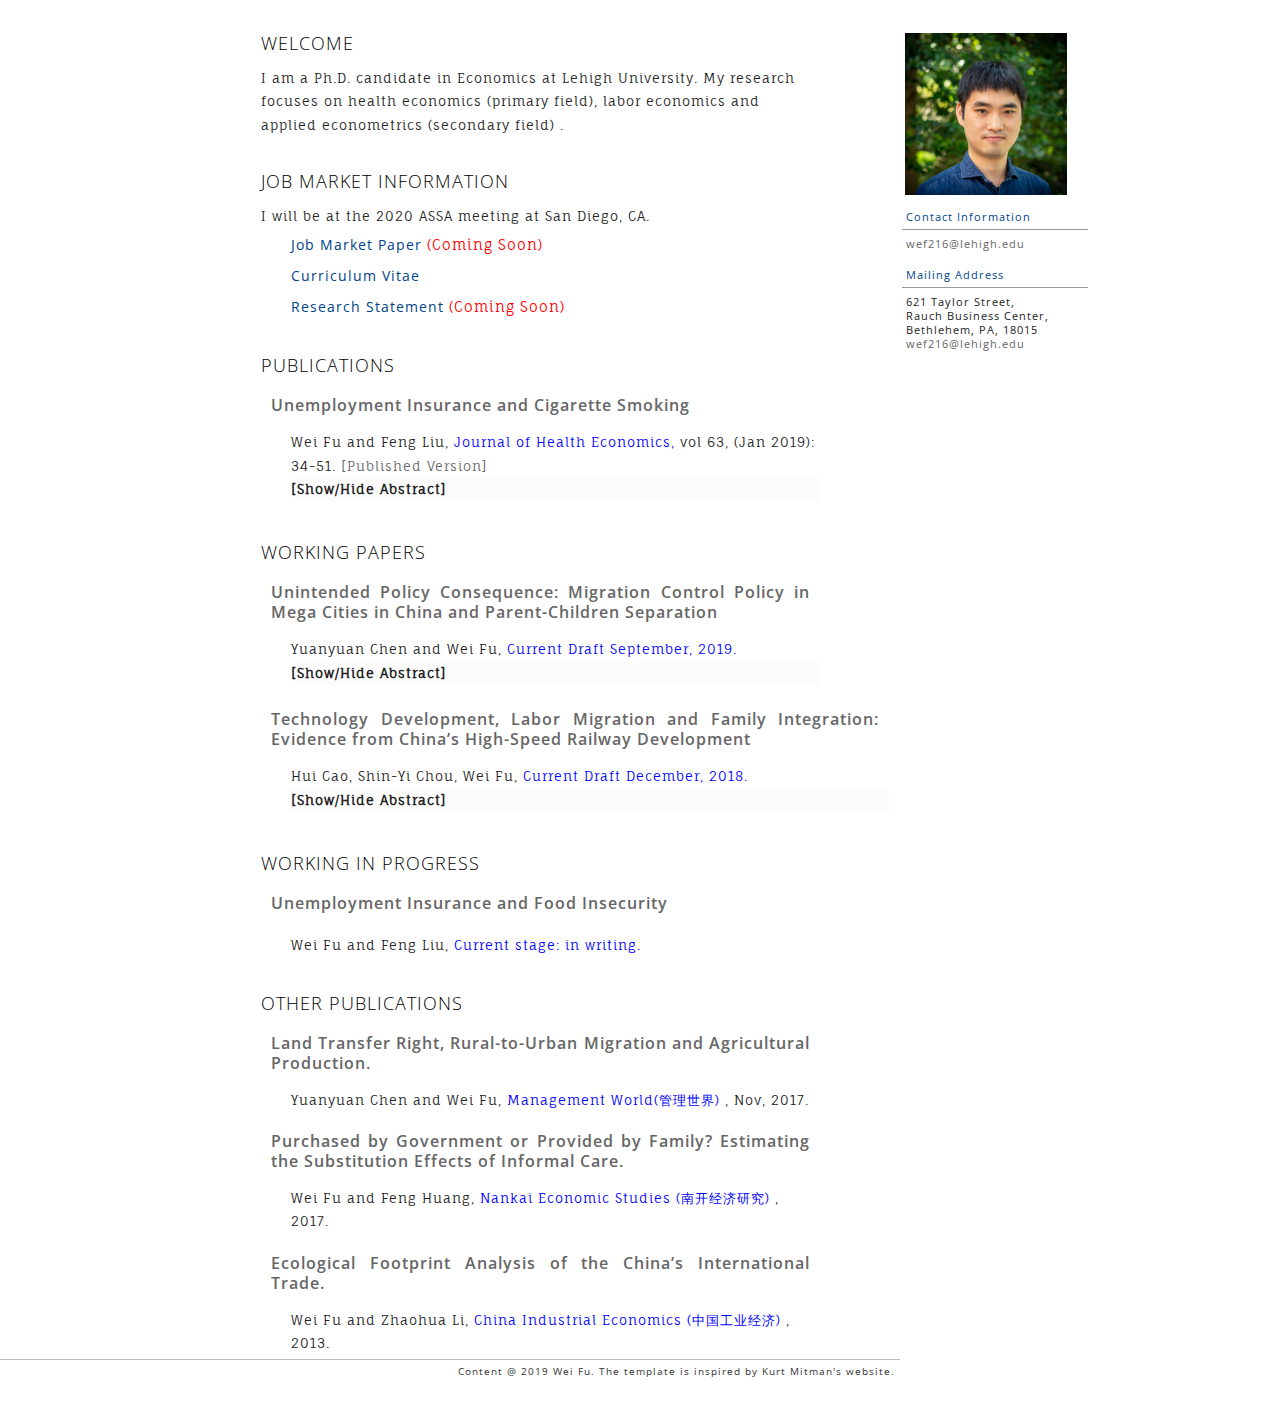
<file: index.html>
<!DOCTYPE html>
<html lang="en">
   <head>
      <meta charset="utf-8">
      <meta http-equiv="X-UA-Compatible" content="IE=edge">
      <meta name="viewport" content="width=device-width, initial-scale=1">
      <meta name="description" content="Wei Fu, University of Pennsylvania">
      <meta name="author" content="">
      <title>Wei Fu</title>
      <!-- Css -->
      <link href="css/bootstrap.css" rel="stylesheet">
      <link href="css/style.css" rel="stylesheet">
   </head>





   <body>
      
      <div id="central">
                
               
                <div class="nav-content hideNav hidden">
               <ul class="nav-list vcenter">
                  <li class="nav-item"><a class="item-anchor" href="index.html">Home</a></li>
                  <li class="nav-item"><a class="item-anchor" href="research.html">Research</a></li>
                  <li class="nav-item"><a class="item-anchor" href="teaching.html">Teaching</a></li>
                  <li class="nav-item"><a class="item-anchor" href="contact.html">Contact</a></li>
                  <li class="nav-item"><a class="item-anchor" href="portfolio.html">Gallary</a></li>  
               </ul>
            </div>

            
   
           
                     <div id="navigation">
                           
                           <div style = "margin: 3px">
                           <img src="img/Wei_Fu.jpg" style = "max-width: 90%; max-height: 90%" alt="Slide"> 
                           </div>
                           
                           <div class="navtitle">Contact Information</div>
                           
                           <div class="navinfo"> 
                                 <a href="mailto:wef216@lehigh.edu">wef216@lehigh.edu </a>  
                           </div>

                           <div class="navtitle">Mailing Address </div>
                           
                           <div class="navinfo"> 
                              621 Taylor Street, <br>
                              Rauch Business Center, <br>
                              Bethlehem, PA, 18015 <br>
                              <a href="mailto:wef216@lehigh.edu">wef216@lehigh.edu </a>  
                           </div>
                          
                     </div>


                     <div id = "main">

                        <!-- Welcome -->
                        <div class = "section">
                        <h3>WELCOME </h3>
                        <div style="font-size:13px;">
                           I am a Ph.D. candidate in Economics at Lehigh University. 
                           My research focuses on health economics <span style = "font-size: 10pt">(primary field), </span> labor economics and applied econometrics <span style = "font-size: 10pt">(secondary field) </span>. 
                        </div>  
                        </div>
                       
                        
                        <!-- Material Update -->
                        <div class="section"> 
                              <h3> JOB MARKET INFORMATION</h3>
                              <div style="font-size:13px;"> I will be at the 2020 ASSA meeting at San Diego, CA.</div> 
                              <div style="padding-left:30px;padding-bottom:3px;margin-top:3px;font-size:14px;">
                                    <a class="format" href="" target="_blank"> Job Market Paper </a> <font color = "red">(Coming Soon)</font> 
                              </div>
                              <div style="padding-left:30px;padding-bottom:3px;margin-top:3px;font-size:14px;">
                                 <a class="format" href="img/cv_2019.pdf" target="_blank">
                                    Curriculum Vitae</a> 
                              </div>   
                              <div style="padding-left:30px;padding-bottom:3px;margin-top:3px;font-size:14px;">
                                 <a class="format" href="" target="_blank">
                                 Research Statement</a>   <font color = "red">(Coming Soon)</font> 
                              </div>
                        </div>


                        <!-- Uncoming Activities-->


                        <!-- Pubulications-->
                        <div class="section">
                         <h3>PUBLICATIONS</h3>  
                        <p style="font-weight:600;"> Unemployment Insurance and Cigarette Smoking </p>
                        <div style="padding-left:30px;padding-bottom:3px;margin-top:3px;font-size:13px;">
                              Wei Fu and Feng Liu,
                           <font color="blue"> Journal of Health Economics,</font>  vol 63, (Jan 2019): 34-51.
                            <a href="https://www.sciencedirect.com/science/article/pii/S0167629618300560" target= "_blank">[Published Version] </a>
                         <label class="collapse" for="_1">[Show/Hide Abstract]</label> 
                         <input id="_1" type="checkbox"> 
                         
                         <div style = "text-align: justify"> We provide evidence for the causal relationship between unemployment insurance (UI) and individuals’ smoking behavior using the 1995–2011 Current Population Survey-Tobacco Use Supplement data. Our identification relies on the exploitation of the exogenous variations of the maximum UI weekly benefits across states and over years. Instead of focusing on all unemployed people, we concentrate on those who are eligible for UI benefits. We find that when the maximum UI weekly benefit level increases by $100, smoking cessation increases by approximately 2.9 percentage points among the UI-eligible unemployed. The results are robust to various model specifications. We also explore the mechanism and find suggestive evidence that the increase in the maximum UI weekly benefit leads to a decrease in the probability of over-work of the respective spouse. Moreover, the unemployed who are less educated are more responsive to the increasing UI benefits.  
                              <div class="row maginal-top-45">
                                    <div class="col-md-6">
                                       <img  src="img/UI-Fig-1.png" style = "max-width: 100%; max-height: 100%" />
                                    </div>
                                    <div class="col-md-6">
                                       <img  src="img/UI-Fig-2.png" style = "max-width: 100%; max-height: 100%" />
                                    </div>
                              </div>
                           </div>

                        </div>
                        </div> 


                         <!-- WORKING PAPERS-->
                         <div class = "section">
                              <h3>WORKING PAPERS</h3> 
                              <!-- Working paper 1--> 
                             <p style="font-weight:600;"> Unintended Policy Consequence: Migration Control Policy in Mega Cities in China and Parent-Children Separation  </p>
                             <div style="padding-left:30px;padding-bottom:3px;margin-top:3px;font-size:13px;">
                                   Yuanyuan Chen and Wei Fu,
                                <font color="blue"> Current Draft September, 2019.</font> 
                              <label class="collapse" for="_2">[Show/Hide Abstract]</label> 
                              <input id="_2" type="checkbox"> 
                              <div style = "text-align: justify"> 
                               Large cities in China have started to implement population control policies since 2014. Using difference-in-difference estimation with the data of the Chinese Migrant Dynamic Monitoring Survey from 2011 to 2015, we find that increase in the population control enforcement in large cities causes children of rural to urban migrant workers who work in these cities to be more likely left behind. The effect is robust to alternative measures of population control enforcement intensification, to the definition of children left behind, as well as to some identification tests accounting for the pre-existing trend tests and the self-selection of parent migration choice. This impact is primarily driven by increasing the education enrollment requirement in 2014 in large cities and is more pronounced for families with lower social-economic status and children at school entrance age.     
                              
                                    <div class="row maginal-top-45">
                                       <div class="col-md-6">
                                          <img  src="img/Migrant-pattern.png" style = "max-width: 100%; max-height: 100%" />
                                        </div>
                                        <div class="col-md-6">
                                           <img  src="img/Migrant-DD.png" style = "max-width: 100%; max-height: 100%" />
                                       </div>
                                    </div>
                              </div>
                             </div>
                         </div> 
     
                        
                        
                         <!-- Working paper 2-->
                             <p  style="font-weight:600;">  Technology Development, Labor Migration and Family Integration: Evidence from China’s High-Speed Railway Development
                              </p>
                             <div style="padding-left:30px;padding-bottom:3px;margin-top:3px;font-size:13px;">
                                 Hui Cao, Shin-Yi Chou, Wei Fu, 
                                <font color="blue"> Current Draft December, 2018.</font> 
                              <label class="collapse" for="_3">[Show/Hide Abstract]</label> 
                              <input id="_3" type="checkbox"> 
                              <div style = "text-align: justify"> 
                                    As radical High-Speed Railway (HSR) network has been constructing since 2008, the ultra-city transportation cost drops significantly. In this paper, we investigate how the development in transportation technology changes adult children’s job allocation decision as well as the family integration. Drawn on the China Longitudinal Healthy Longevity Survey, we construct a Difference-in-Difference model utilizing the timing variation of the city’s first HSR station open date. We find that the HSR connection contributes to approximately 2.8% increase in the probability of children’s frequently visiting elder parent, and also increase the probability of children’s work outside their parent’s county by 30%. These findings show that the development in transportation technology expand an individual’s job options and substantially changes the family dynamics.                     </h4>   
                                 </div>
                             </div>



                         <!-- WORKING IN PROGRESS-->
                        <div class = "section">
                              <h3>WORKING IN PROGRESS</h3>  
                             <p style="font-weight:600;"> Unemployment Insurance and Food Insecurity </p>
                             <span style="padding-left:30px;padding-bottom:3px;margin-top:3px;font-size:13px;">
                                   Wei Fu and Feng Liu, <font color="blue"> Current stage: in writing. </font>
                             </span>
                        </div> 
                           
                        
                        
                        
                        <!-- Other Pubulications-->
                           <div class = "section">
                              <h3>OTHER PUBLICATIONS</h3>  
                              <p  style="font-weight:600;"> Land Transfer Right, Rural-to-Urban Migration and Agricultural Production. </p>
                              <div style="padding-left:30px;padding-bottom:3px;margin-top:3px;font-size:13px;">
                                    Yuanyuan Chen and Wei Fu, <font color="blue"> Management World(管理世界) </font>, Nov, 2017.
                              </div>

                              <p  style="font-weight:600;"> 
                                    Purchased by Government or Provided by Family? Estimating the Substitution Effects of Informal Care. 
                               <div style="padding-left:30px;padding-bottom:3px;margin-top:3px;font-size:13px;">
                                    Wei Fu and Feng Huang, <font color="blue"> Nankai Economic Studies (南开经济研究) </font>, 2017.  
                               </div>

                              <p  style="font-weight:600;"> 
                                    Ecological Footprint Analysis of the China’s International Trade. 
                                 <div style="padding-left:30px;padding-bottom:3px;margin-top:3px;font-size:13px;">
                                    Wei Fu and Zhaohua Li, <font color="blue"> China Industrial Economics (中国工业经济) </font>, 2013.   
                              </div>


                        </div> 
                           
                        
                        
                        
                        
                        </div>

                     </div>
                  

                    <div id="lower">
                    <div style = "float:right">
                     Content @ 2019 Wei Fu. The template is inspired by Kurt Mitman's website.
                   </div>
                  </div> 

                  </div>       

         
            

        

   
   
      <!-- script -->
      <script src="js/jquery.js"></script>
      <script src="js/bootstrap.min.js"></script>
      <script src="js/modernizr.js"></script>
      <script src="js/script.js"></script>
   </body>
</html>
</file>
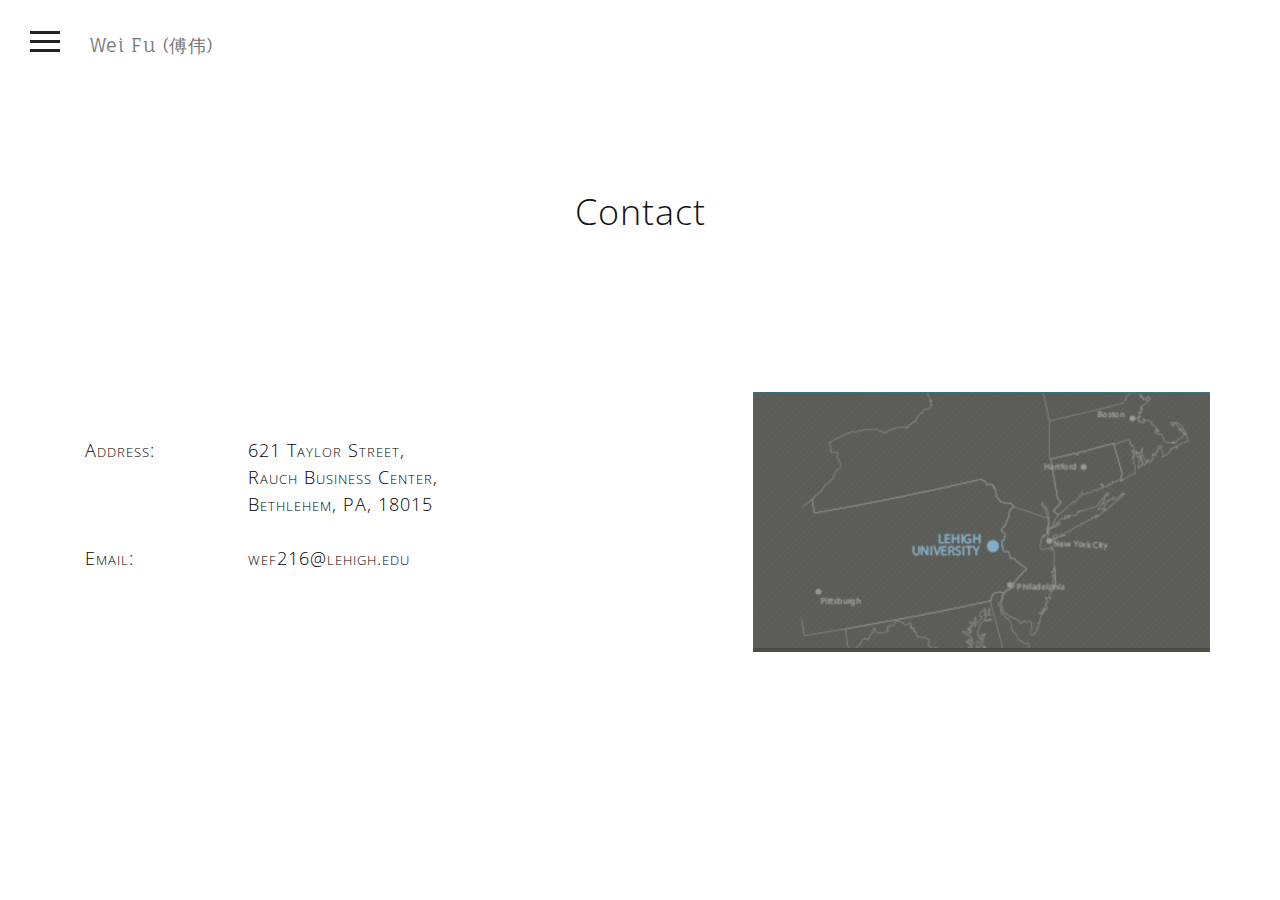
<file: contact.html>
<!DOCTYPE html>
<html lang="en">
   <head>
      <meta charset="utf-8">
      <meta http-equiv="X-UA-Compatible" content="IE=edge">
      <meta name="viewport" content="width=device-width, initial-scale=1">
      <meta name="description" content="">
      <meta name="author" content="">
      <title>Wei Fu</title>
      <!-- Css -->
      <link href="css/bootstrap.css" rel="stylesheet">
      <link href="css/style.css" rel="stylesheet">
   </head>
   <body>
      <nav class="navbar navbar-default color-fill navbar-fixed-top">
         <div class="col-md-12">
            <div class="nav">
               <button class="btn-nav">
               <span class="icon-bar top"></span>
               <span class="icon-bar middle"></span>
               <span class="icon-bar bottom"></span>
               </button>
            </div>
            <a class="navbar-brand" href="index.html">
                Wei Fu (傅伟)
            <!-- <img class="logo" src="img/logo.png" alt="logo"> -->
            </a>
            <div class="nav-content hideNav hidden">
               <ul class="nav-list vcenter">
                  <li class="nav-item"><a class="item-anchor" href="index.html">Home</a></li>
                  <li class="nav-item"><a class="item-anchor" href="research.html">Research</a></li>
                  <li class="nav-item"><a class="item-anchor" href="teaching.html">Teaching</a></li>
                  <li class="nav-item"><a class="item-anchor" href="contact.html">Contact</a></li>
                  <li class="nav-item"><a class="item-anchor" href="portfolio.html">Gallary</a></li>                     
               </ul>
            </div>
         </div>
      </nav>
      <section>
         <div class="container">
            <div class="row">
               <div class="col-md-12">
                  <h1 class = "center">
                     Contact 
                  </h1>   
                 
                  <div class="row margin-top-45">
                        <div class="col-xs-7">
                           <br> <br> <br>
                           <h3> 
                                 <div class="col-xs-3">
                                 Address:
                                 </div>
                                 <div class="col-xs-7">
                                       621 Taylor Street, <br>
                                       Rauch Business Center, <br>
                                       Bethlehem, PA, 18015 <br>
                                       <br>
                                 </div>   

                                 <div class="col-xs-3">
                                 Email:
                                       </div>
                                       <div class="col-xs-6">
                                             wef216@lehigh.edu
                                       </div>   
                                    </h3>   
                           
                           </div> 
                        <div class="col-xs-5">
                         <img class="img-responsive margin-top-45" src="img/lehigh_map.png" alt="me"> 
                        </div>
                     </div>    
                  </h1>     
                 <!--  <h4><a href="mailto:hello@echoestemplate.com">hello@echoestemplate.com</a></h4> -->
               </div>
            </div>

         </div>
         </div>


      </section>
      <!-- script -->
      <script src="js/jquery.js"></script>
      <script src="js/bootstrap.min.js"></script>
      <script src="js/modernizr.js"></script>
      <script src="js/script.js"></script>
   </body>
</html>
</file>
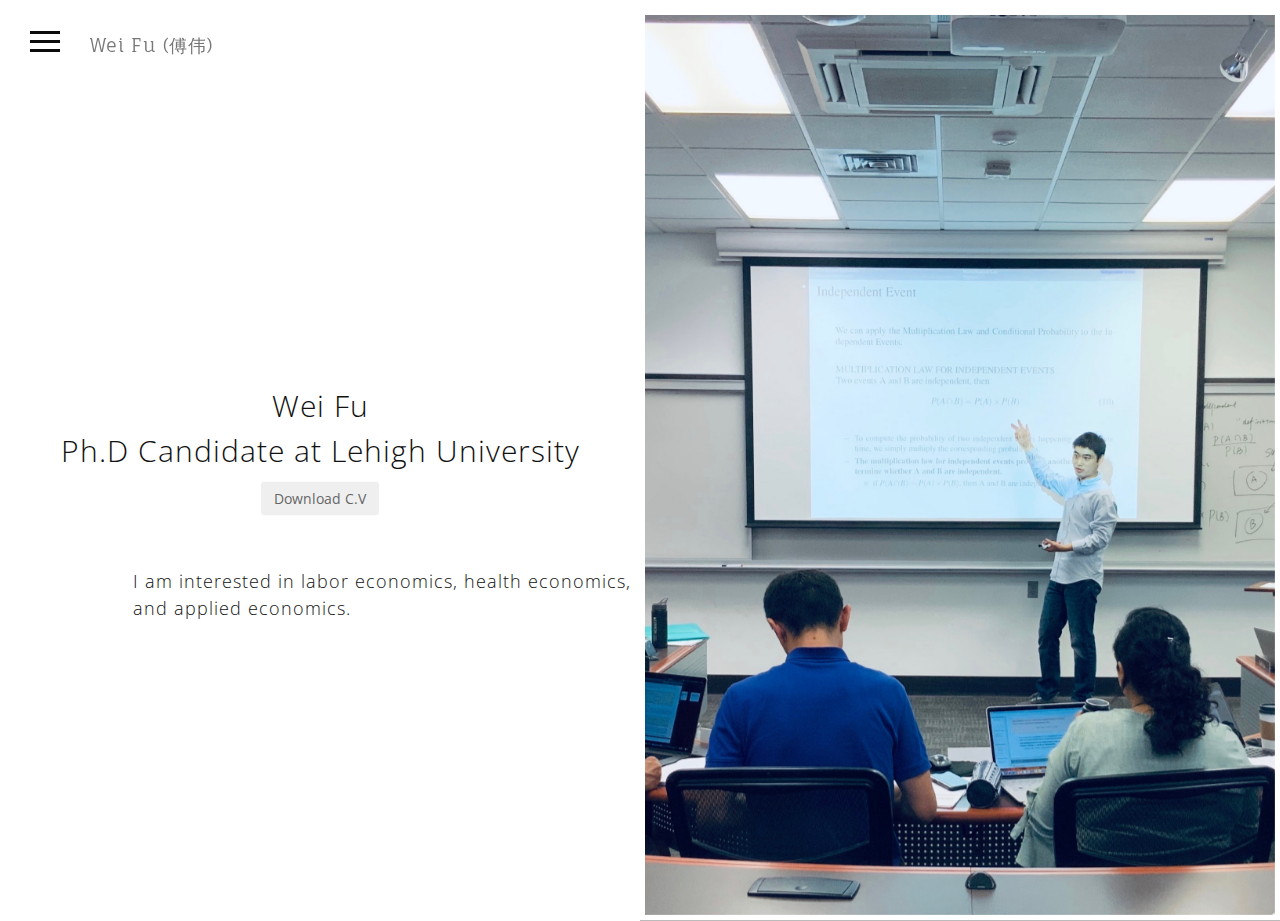
<file: index2.html>
<!DOCTYPE html>
<html lang="en" class ="gr__wef216_github_io">
   <head>
      <meta charset="utf-8">
      <meta title="Wei Fu (傅伟)">
      <meta http-equiv="X-UA-Compatible" content="IE=edge">
      <meta name="viewport" content="width=device-width, initial-scale=1">
      <meta name="description" content="Wei Fu Personal Website at Lehigh University">
      <meta name="author" content="Wei Fu, Lehigh University">
      <title>Wei Fu</title>
      <!-- Css -->
      <link href="css/bootstrap.css" rel="stylesheet">
      <link href="css/style.css" rel="stylesheet">
   </head>
   <body>
      <nav class="navbar navbar-default navbar-fixed-top">
         <div class="col-md-12">
            <div class="nav">
               <button class="btn-nav">
               <span class="icon-bar inverted top"></span>
               <span class="icon-bar inverted middle"></span>
               <span class="icon-bar inverted bottom"></span>
               </button>
            </div>
            <a class="navbar-brand" href="index.html">
               Wei Fu (傅伟)
            <!-- <img class="logo" src="img/logo.png" alt="logo"> -->
            </a>
            <div class="nav-content hideNav hidden">
               <ul class="nav-list vcenter">
                  <li class="nav-item"><a class="item-anchor" href="index.html">Home</a></li>
                  <li class="nav-item"><a class="item-anchor" href="research.html">Research</a></li>
                  <li class="nav-item"><a class="item-anchor" href="teaching.html">Teaching</a></li>
                  <li class="nav-item"><a class="item-anchor" href="contact.html">Contact</a></li>
                  <li class="nav-item"><a class="item-anchor" href="portfolio.html">Gallary</a></li>  
               </ul>
            </div>
         </div>
      </nav>
      <!-- Header -->
      <div class="span12">
         <div class="col-md-6 no-gutter text-center fill">
            <h2 class="vcenter">Wei Fu <br> Ph.D Candidate at Lehigh University 
               <br> <button class="btn"> <a href="img/JMP_CV.pdf" target = "_blank"> Download C.V </a> </button>
               <br> <h4 class="vcenter2"> I am interested in labor economics, health economics, and applied economics. 
            </h4>
            </h2>   
         </div>
         <div class="col-md-6 no-gutter text-center">
            <div id="header" data-speed="2" data-type="background">
               <div id="headslide" class="carousel slide" data-ride="carousel">
                  <div class="carousel-inner" role="listbox">
                     <div class="item active">
                        <img src="img/self-teach.jpg" alt="Slide">
                     </div>
                   <!--  <div class="item">
                        <img src="img/3.jpg" alt="Slide">
                     </div>
                     <div class="item">
                        <img src="img/1.jpg" alt="Slide">
                     </div>
                     <div class="item">
                        <img src="img/2.jpg" alt="Slide">
                     </div> -->
                  </div>
               </div>
            </div>
         </div>
      </div>
      <div style="clear:both;"></div>
      <!-- script -->
      <script src="js/jquery.js"></script>
      <script src="js/bootstrap.min.js"></script>
      <script src="js/menu-color.js"></script>
      <script src="js/modernizr.js"></script>
      <script src="js/script.js"></script>
   </body>
</html>
</file>
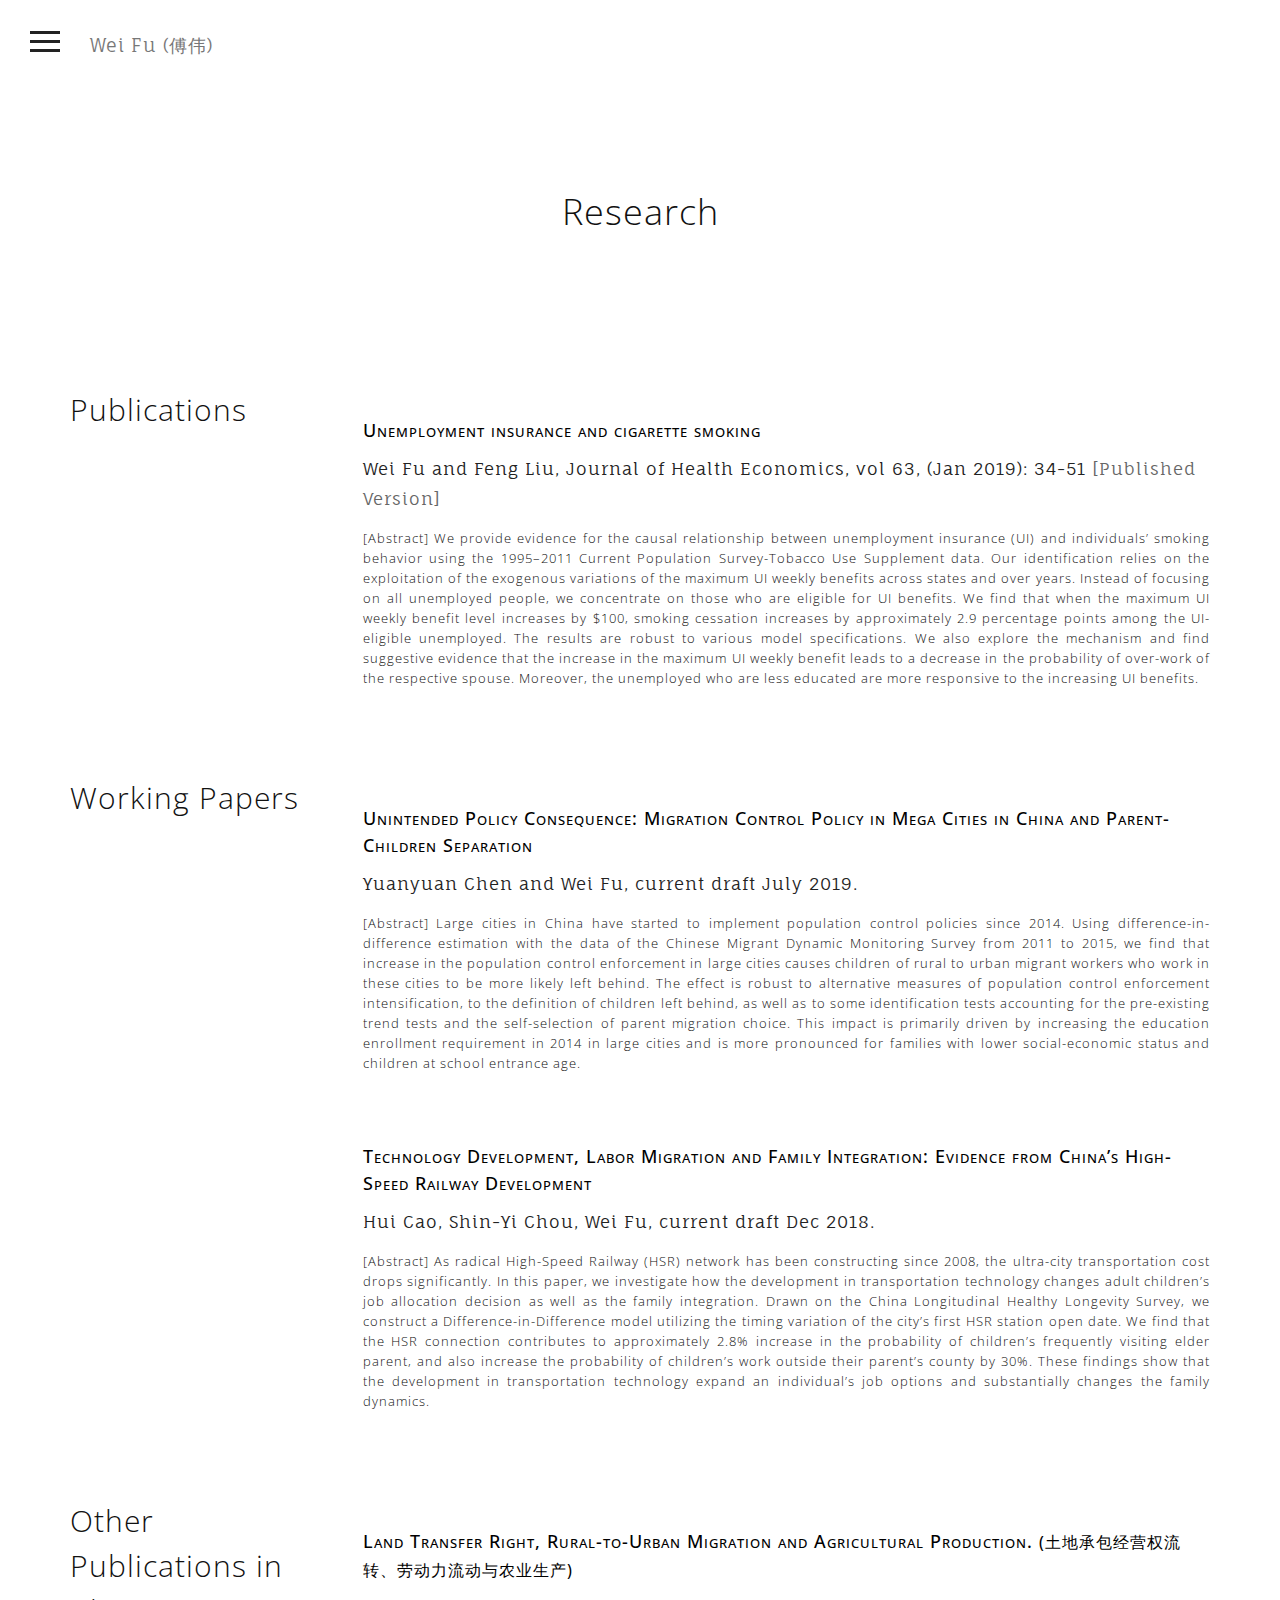
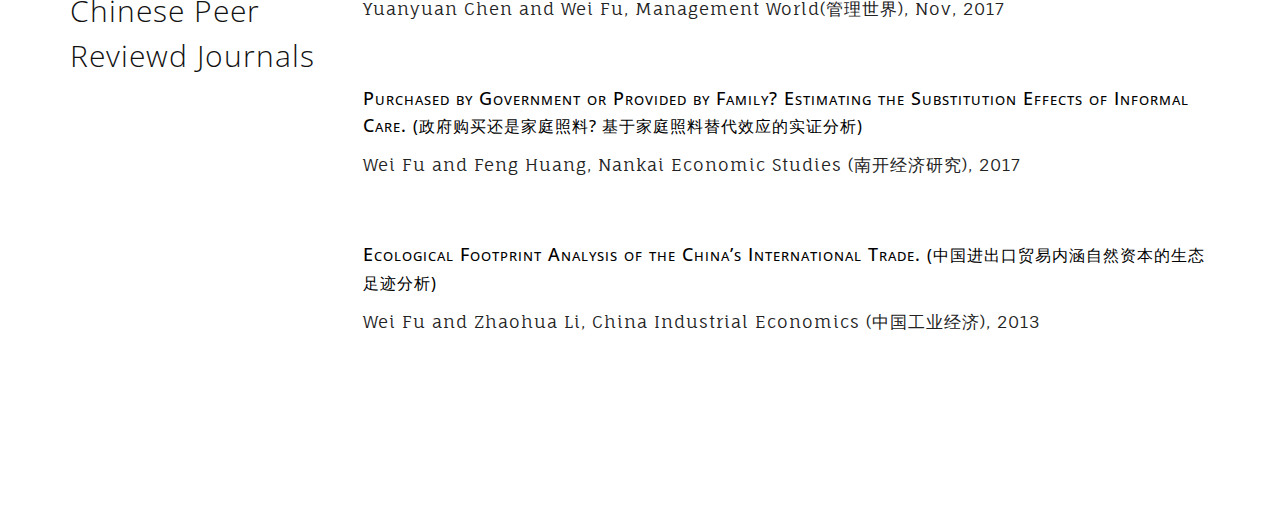
<file: research.html>
<!DOCTYPE html>
<html lang="en">
   <head>
      <meta charset="utf-8">
      <meta http-equiv="X-UA-Compatible" content="IE=edge">
      <meta name="viewport" content="width=device-width, initial-scale=1">
      <meta name="description" content="Wei Fu, Lehigh University">
      <meta name="author" content="">
      <title>Wei Fu</title>
      <!-- Css -->
      <link href="css/bootstrap.css" rel="stylesheet">
      <link href="css/style.css" rel="stylesheet">
   </head>
   <body>
      <nav class="navbar navbar-default color-fill navbar-fixed-top">
         <div class="col-md-12">
            <div class="nav">
               <button class="btn-nav">
               <span class="icon-bar top"></span>
               <span class="icon-bar middle"></span>
               <span class="icon-bar bottom"></span>
               </button>
            </div>
            <a class="navbar-brand" href="index.html">
                Wei Fu (傅伟)
            <!-- <img class="logo" src="img/logo.png" alt="logo"> -->
            </a>
            <div class="nav-content hideNav hidden">
               <ul class="nav-list vcenter">
                  <li class="nav-item"><a class="item-anchor" href="index.html">Home</a></li>
                  <li class="nav-item"><a class="item-anchor" href="research.html">Research</a></li>
                  <li class="nav-item"><a class="item-anchor" href="teaching.html">Teaching</a></li>
                  <li class="nav-item"><a class="item-anchor" href="contact.html">Contact</a></li>
                  <li class="nav-item"><a class="item-anchor" href="portfolio.html">Gallary</a></li>     
               </ul>
            </div>
         </div>
      </nav>
      <section id="about">
         <div class="container">
            <div class="row">
               <div class="col-md-12">
                  <h1 class="center">
                     Research
                  </h1>
                  <br>
                <!--  <img class="img-responsive margin-top-45" src="img/4.jpg" alt="me"> -->
               </div>
            </div>
            <br>
            <div class="row margin-top-45">
               <div class="col-md-3">
                  <h2>Publications</h2>
               </div>
               <div class="col-md-9">
                  <h3 class = "name">
                     Unemployment insurance and cigarette smoking
                  </h3> Wei Fu and Feng Liu, Journal of Health Economics, vol 63, (Jan 2019): 34-51 <a href="https://www.sciencedirect.com/science/article/pii/S0167629618300560" target= "_blank">[Published Version]</a>
                  <br>
                  <h4 class = "abstract">
                        [Abstract] We provide evidence for the causal relationship between unemployment insurance (UI) and individuals’ smoking behavior using the 1995–2011 Current Population Survey-Tobacco Use Supplement data. Our identification relies on the exploitation of the exogenous variations of the maximum UI weekly benefits across states and over years. Instead of focusing on all unemployed people, we concentrate on those who are eligible for UI benefits. We find that when the maximum UI weekly benefit level increases by $100, smoking cessation increases by approximately 2.9 percentage points among the UI-eligible unemployed. The results are robust to various model specifications. We also explore the mechanism and find suggestive evidence that the increase in the maximum UI weekly benefit leads to a decrease in the probability of over-work of the respective spouse. Moreover, the unemployed who are less educated are more responsive to the increasing UI benefits.
                  </h4>
               </div>
            </div>


            <div class="row margin-top-45">
               <div class="col-md-3">
                  <h2>Working Papers</h2>
               </div>

               <div class="col-md-9">
                  <h3 class ="name">
                        Unintended Policy Consequence: Migration Control Policy in Mega Cities in China and Parent-Children Separation 
                  </h3> Yuanyuan Chen and Wei Fu, current draft July 2019. 
                  <h4 class = "abstract">
                        [Abstract] Large cities in China have started to implement population control policies since 2014. Using difference-in-difference estimation with the data of the Chinese Migrant Dynamic Monitoring Survey from 2011 to 2015, we find that increase in the population control enforcement in large cities causes children of rural to urban migrant workers who work in these cities to be more likely left behind. The effect is robust to alternative measures of population control enforcement intensification, to the definition of children left behind, as well as to some identification tests accounting for the pre-existing trend tests and the self-selection of parent migration choice. This impact is primarily driven by increasing the education enrollment requirement in 2014 in large cities and is more pronounced for families with lower social-economic status and children at school entrance age.     
                  </h4>   
                  
                  <br>

                  <h3 class ="name">
                           Technology Development, Labor Migration and Family Integration: Evidence from China’s High-Speed Railway Development
                     </h3> Hui Cao, Shin-Yi Chou, Wei Fu, current draft Dec 2018. 
                     <h4 class = "abstract">
                           [Abstract] As radical High-Speed Railway (HSR) network has been constructing since 2008, the ultra-city transportation cost drops significantly. In this paper, we investigate how the development in transportation technology changes adult children’s job allocation decision as well as the family integration. Drawn on the China Longitudinal Healthy Longevity Survey, we construct a Difference-in-Difference model utilizing the timing variation of the city’s first HSR station open date. We find that the HSR connection contributes to approximately 2.8% increase in the probability of children’s frequently visiting elder parent, and also increase the probability of children’s work outside their parent’s county by 30%. These findings show that the development in transportation technology expand an individual’s job options and substantially changes the family dynamics.                     </h4>   
                     </div>
            </div>


            <div class="row margin-top-45">
               <div class="col-md-3">
                  <h2>Other Publications in Chinese Peer Reviewd Journals</h2>
               </div>
               <div class="col-md-9">
                  <h3 class = "name">
                     Land Transfer Right, Rural-to-Urban Migration and Agricultural Production. 
                     <span class = "chinese"> (土地承包经营权流转、劳动力流动与农业生产)  </span>
                  </h3> Yuanyuan Chen and Wei Fu, Management World(管理世界), Nov, 2017 
                  <br>
               
               <br>

                     <h3 class = "name">
                           Purchased by Government or Provided by Family? Estimating the Substitution Effects of Informal Care. 
                         <span class = "chinese">(政府购买还是家庭照料? 基于家庭照料替代效应的实证分析) </span> 
                     </h3> 
                     Wei Fu and Feng Huang, Nankai Economic Studies (南开经济研究), 2017      
                     <br>
                  
               <br>

                     <h3 class = "name">
                           Ecological Footprint Analysis of the China’s International Trade. 
                        <span class = "chinese"> (中国进出口贸易内涵自然资本的生态足迹分析) </span>
                     </h3> Wei Fu and Zhaohua Li, China Industrial Economics (中国工业经济), 2013     
                     <br>

                  </div>

            </div>


            </div>
         </div>
      </section>
      <!-- script -->
      <script src="js/jquery.js"></script>
      <script src="js/bootstrap.min.js"></script>
      <script src="js/modernizr.js"></script>
      <script src="js/script.js"></script>
   </body>
</html>
</file>
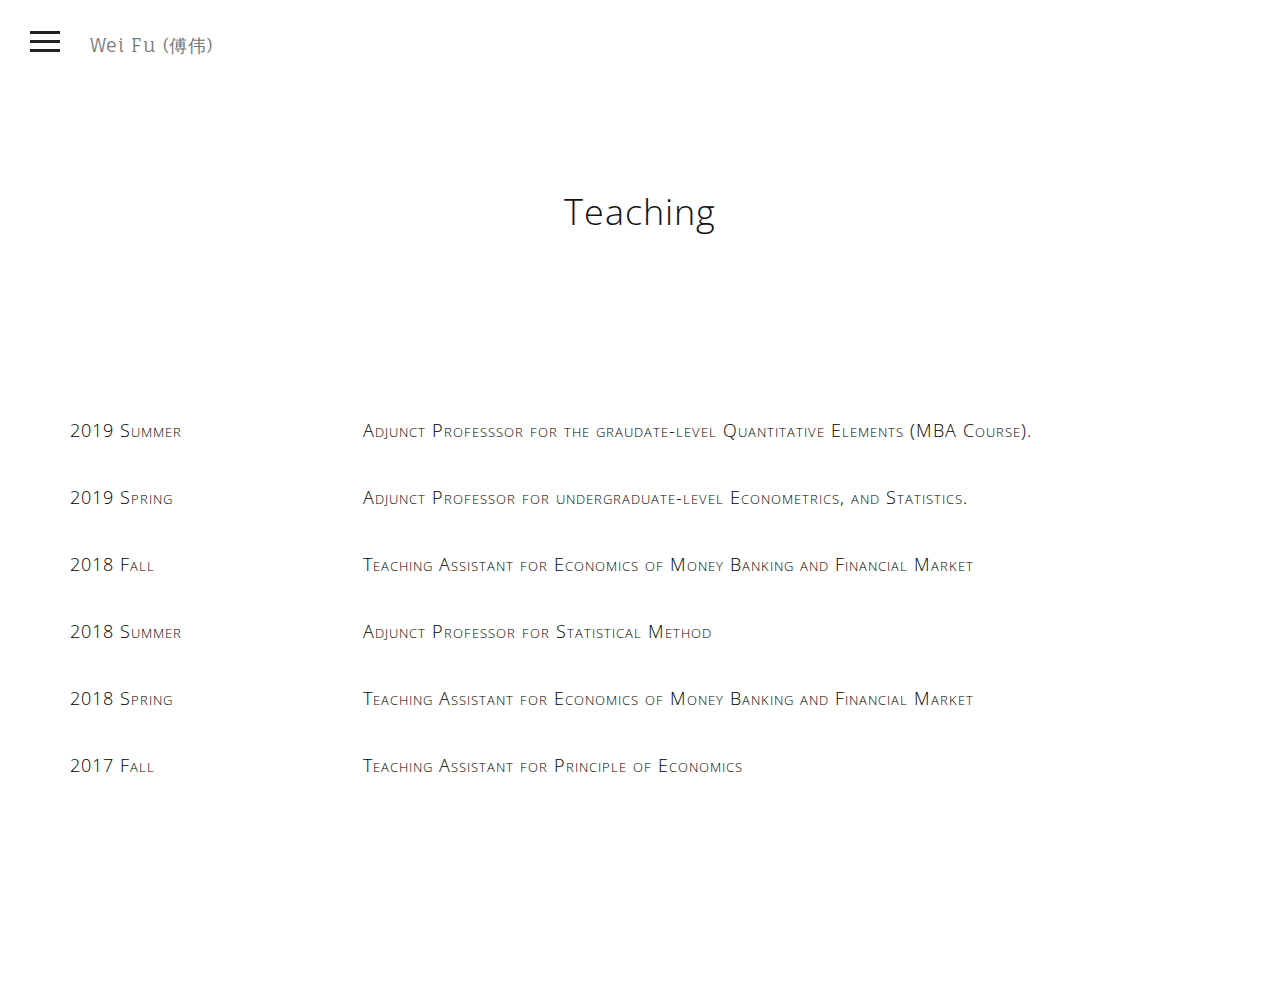
<file: teaching.html>
<!DOCTYPE html>
<html lang="en">
   <head>
      <meta charset="utf-8">
      <meta http-equiv="X-UA-Compatible" content="IE=edge">
      <meta name="viewport" content="width=device-width, initial-scale=1">
      <meta name="description" content="">
      <meta name="author" content="">
      <title>Wei Fu</title>
      <!-- Css -->
      <link href="css/bootstrap.css" rel="stylesheet">
      <link href="css/style.css" rel="stylesheet">
   </head>
   <body>
      <nav class="navbar navbar-default color-fill navbar-fixed-top">
         <div class="col-md-12">
            <div class="nav">
               <button class="btn-nav">
               <span class="icon-bar top"></span>
               <span class="icon-bar middle"></span>
               <span class="icon-bar bottom"></span>
               </button>
            </div>
            <a class="navbar-brand" href="index.html">
                Wei Fu (傅伟)
            <!-- <img class="logo" src="img/logo.png" alt="logo"> -->
            </a>
            <div class="nav-content hideNav hidden">
               <ul class="nav-list vcenter">
                  <li class="nav-item"><a class="item-anchor" href="index.html">Home</a></li>
                  <li class="nav-item"><a class="item-anchor" href="research.html">Research</a></li>
                  <li class="nav-item"><a class="item-anchor" href="teaching.html">Teaching</a></li>
                  <li class="nav-item"><a class="item-anchor" href="contact.html">Contact</a></li>
                  <li class="nav-item"><a class="item-anchor" href="portfolio.html">Gallary</a></li>     
               </ul>
            </div>
         </div>
      </nav>
      <section id="about">
         <div class="container">
            <div class="row">
               <div class="col-md-12">
                  <h1  class="center">
                     Teaching
                  </h1>
                  <br>
                <!--  <img class="img-responsive margin-top-45" src="img/4.jpg" alt="me"> -->
               </div>
            </div>
            <br>


            <div class="row margin-top-45">
                  <div class="col-md-3">
                  <h3>2019 Summer</h3>
                  </div>
                  <div class="col-md-9">
                    <h3>
                     Adjunct Professsor for the graudate-level Quantitative Elements (MBA Course). 
                    </h3> 
                  </div>

                  <div class="col-md-3">
                     <h3>2019 Spring</h3>
                  </div>
                  <div class="col-md-9">
                     <h3>
                           Adjunct Professor for undergraduate-level Econometrics, and Statistics. 
                     </h3> 
                  </div>  

                  <div class="col-md-3">
                        <h3>2018 Fall</h3>
                  </div>
                  <div class="col-md-9">
                     <h3>
                              Teaching Assistant for Economics of Money Banking and Financial Market 
                     </h3> 
                  </div>  

                  <div class="col-md-3">
                        <h3>2018 Summer</h3>
                  </div>
                  <div class="col-md-9">
                     <h3>
                           Adjunct Professor for Statistical Method 
                     </h3> 
                  </div>  

                  <div class="col-md-3">
                        <h3>2018 Spring</h3>
                  </div>
                  <div class="col-md-9">
                     <h3>
                         Teaching Assistant for Economics of Money Banking and Financial Market 
                     </h3> 
                  </div>  

                  <div class="col-md-3">
                        <h3>2017 Fall</h3>
                  </div>
                  <div class="col-md-9">
                     <h3>
                         Teaching Assistant for  Principle of Economics
                     </h3> 
                     <br>
                  </div>  

            </div>





            </div>
         </div>
      </section>
      <!-- script -->
      <script src="js/jquery.js"></script>
      <script src="js/bootstrap.min.js"></script>
      <script src="js/modernizr.js"></script>
      <script src="js/script.js"></script>
   </body>
</html>
</file>
<file: css/style.css>
@import url(https://fonts.googleapis.com/css?family=Open+Sans:400,300);
@import 'https://fonts.googleapis.com/css?family=Fauna+One';

/*---------- Global Style ----------*/

body {
    color: #222;
    font-family: 'Fauna One', serif;
    font-size: 17px;
    line-height: 1.8!important;
    letter-spacing: 1px;
}
html {
    overflow-x: hidden;
}
h1,
h2,
h3,
h4,
h5,
h6 {
    font-family: 'Open Sans', sans-serif;
    font-weight: 200;
    color: #111;
    line-height: 1.5em;
    margin-top: 0;
}


h3.name {
        font-family: 'Open Sans', sans-serif;
        font-weight: 500;
}

.abstract {
    font-family: 'Open Sans', sans-serif;
    font-weight: 200;
    font-size:10pt;
    text-align:justify;
    padding-top:1em;
}

.center{
    text-align: center;
}

.chinese{
    font-size:12pt;
}

p {
    font-family: 'Fauna One', serif;
    font-weight: 300;
    text-align: justify;
    line-height: 20px;
    font-weight: 300;
    margin: 0px;
    padding: 0px 10px;
    display: block;
    margin-block-start: 1em;
    margin-block-end: 1em;
    margin-inline-start: 0px;
    margin-inline-end: 0px;
}
p,
ul,
li {
    color: #666;
}
section {
    padding-top: 185px;
    padding-bottom: 185px;
}
.no-gutter {
    padding-right: 0;
    padding-left: 0;
}
a,
a:link {
    color: #666;
}
a:hover,
a:focus,
a:visited {
    color: #666;
    text-decoration: none;
}
.vcenter {
    position: relative;
    top: 50%;
    transform: translateY(-50%);
    -webkit-transform: translateY(-50%);
    -ms-transform: translateY(-50%);
}

.vcenter2 {
    position: relative;
    top: 50%;
    transform: translateY(-50%);
    -webkit-transform: translateY(-50%);
    -ms-transform: translateY(-50%);
    text-align:left;
    padding-left: 100pt;
}

.fill {
    height: 100vh;
}
.margin-top-05 {
    margin-top: 0.5em;
}
.margin-top-10 {
    margin-top: 1.0em;
}
.margin-top-15 {
    margin-top: 1.5em;
}
.margin-top-20 {
    margin-top: 2.0em;
}
.margin-top-25 {
    margin-top: 2.5em;
}
.margin-top-30 {
    margin-top: 3.0em;
}
.margin-top-35 {
    margin-top: 3.5em;
}
.margin-top-40 {
    margin-top: 4.0em;
}
.margin-top-45 {
    margin-top: 4.5em;
}

/*---------- Navbar ----------*/

.nav {
    position: relative;
    width: auto;
    display: inline-block;
    border: none;
    float: left;
    z-index: 99999;
}
.navbar-fixed-top {
    padding-top: 10px;
}
.navbar-brand {
    padding-top: 25px;
}
.navbar-brand > img {
    max-width: 127px;
    z-index: 9999;
}
@media (max-width: 768px) {
    .navbar-brand {
        padding-left: 0px;
    }
}
.navbar-default {
    background-color: transparent;
    border-color: transparent;
}
.navbar-default.color-fill {
    background-color: #fff;
    border-color: transparent;
}
.btn-nav {
    background: transparent;
    border: none;
    padding: 15px;
    -webkit-transition: all .5s ease;
    -moz-transition: all .5s ease;
    -ms-transition: all .5s ease;
    -o-transition: all .5s ease;
    transition: all .5s ease;
    cursor: pointer;
    z-index: 99999;
}
@media (max-width: 768px) {
    .btn-nav {
        padding: 15px 0;
    }
}
.btn-nav:focus {
    outline: 0;
}
.icon-bar {
    display: block;
    margin: 6px 0;
    width: 30px;
    height: 3px;
    background-color: #222;
}
.icon-bar.inverted {
    background-color: rgb(12, 11, 11);
}
@media (max-width: 992px) {
    .icon-bar.inverted {
        background-color: #222;
    }
}
.opaque {
    background-color: #fff!important;
}
.btn-nav:hover .icon-bar {
    -webkit-transition: all 1s ease;
    -moz-transition: all 1s ease;
    -ms-transition: all 1s ease;
    -o-transition: all 1s ease;
    transition: all 1s ease;
    background-color: #555;
}
.nav-content {
    position: fixed;
    top: -100%;
    bottom: 0;
    left: 0;
    right: 0;
    background-color: rgba(255, 255, 255, 1);
    display: block;
    height: 100%;
    z-index: 9;
}
.nav-list {
    list-style: none;
    padding: 0;
    position: relative;
}
.item-anchor {
    color: #fff;
    font-size: 30px;
    font-weight: 100;
    position: relative;
    text-decoration: none;
    padding: 10px;
}
.item-anchor:hover,
.item-anchor:focus {
    color: #ffffff;
    -webkit-transition: all 1s ease;
    -moz-transition: all 1s ease;
    -ms-transition: all 1s ease;
    -o-transition: all 1s ease;
    transition: all 1s ease;
}
.item-anchor:hover:after,
.item-anchor:focus:after {
    width: 100%;
    background: #f7f7f7;
    -webkit-transition: all 1s ease;
    -moz-transition: all 1s ease;
    -ms-transition: all 1s ease;
    -o-transition: all 1s ease;
    transition: all 1s ease;
}
.nav-item {
    font-family: 'Open Sans', sans-serif;
    margin: 10px auto;
    text-align: center;
    color: #222;
}
.nav-item a:link,
.nav-item a:hover,
.nav-item a:focus {
    color: #222;
}
.nav-item a:hover,
.nav-item a:focus {
    border-bottom: 2px solid #222;
}
.animated {
    display: block;
    margin: 0 auto;
}
.animated:hover .icon-bar,
.animated:focus .icon-bar {
    background-color: #fff;
}
.animated:focus {
    cursor: pointer;
    z-index: 9999;
}
.middle {
    margin: 0 auto;
}
.icon-bar {
    -webkit-transition: all .7s ease;
    -moz-transition: all .7s ease;
    -ms-transition: all .7s ease;
    -o-transition: all .7s ease;
    transition: all .7s ease;
    z-index: 999999;
}
.animated .icon-bar {
    z-index: 999999;
    background-color: #222!important;
}
.animated .top {
    -webkit-transform: translateY(7px) rotateZ(45deg);
    -moz-transform: translateY(7px) rotateZ(45deg);
    -ms-transform: translateY(7px) rotateZ(45deg);
    -o-transform: translateY(7px) rotateZ(45deg);
    transform: translateY(7px) rotateZ(45deg);
}
.animated .bottom {
    -webkit-transform: translateY(-11px) rotateZ(-45deg);
    -moz-transform: translateY(-11px) rotateZ(-45deg);
    -ms-transform: translateY(-11px) rotateZ(-45deg);
    -o-transform: translateY(-11px) rotateZ(-45deg);
    transform: translateY(-11px) rotateZ(-45deg);
}
.animated .middle {
    width: 0;
}
@keyframes showNav {
    from {
        top: -100%;
    }
    to {
        top: 0;
    }
}
@-webkit-keyframes showNav {
    from {
        top: -100%;
    }
    to {
        top: 0;
    }
}
@-moz-keyframes showNav {
    from {
        top: -100%;
    }
    to {
        top: 0;
    }
}
@-o-keyframes showNav {
    from {
        top: -100%;
    }
    to {
        top: 0;
    }
}
.showNav {
    -webkit-animation: showNav 1s ease forwards;
    -moz-animation: showNav 1s ease forwards;
    -o-animation: showNav 1s ease forwards;
    animation: showNav 1s ease forwards;
}
@keyframes hideNav {
    from {
        top: 0;
    }
    to {
        top: -100%;
    }
}
@-webkit-keyframes hideNav {
    from {
        top: 0;
    }
    to {
        top: -100%;
    }
}
@-moz-keyframes hideNav {
    from {
        top: 0;
    }
    to {
        top: -100%;
    }
}
@-o-keyframes hideNav {
    from {
        top: 0;
    }
    to {
        top: -100%;
    }
}
.hideNav {
    -webkit-animation: hideNav 1s ease forwards;
    -moz-animation: hideNav 1s ease forwards;
    -o-animation: hideNav 1s ease forwards;
    animation: hideNav 1s ease forwards;
}
.hidden {
    display: none;
}

/*---------- Menu Icon Animation ----------*/

.navbar-toggle * {
    -ms-transition: all 0.4s ease;
    -webkit-transition: all 0.4s ease;
    -moz-transition: all 0.4s ease;
    -o-transition: all 0.4s ease;
    transition: all 0.4s ease;
}
.navbar-toggle {
    border: medium none;
    border-radius: 0;
    color: #fff;
    cursor: pointer;
    height: 50px;
    padding: 16px;
    width: 50px;
    float: right;
    margin-top: 0px;
    margin-bottom: 0px;
}
.navbar-default .navbar-toggle:hover,
.navbar-default .navbar-toggle:focus {
    background-color: #fff;
}
.navbar-default .navbar-toggle,
.navbar-default .navbar-collapse,
.navbar-default .navbar-form {
    border-color: #fff;
}
.navbar-toggle span {
    width: 25px;
    height: 3px;
    margin-bottom: 5px;
    background-color: #222;
    display: block;
}
.navbar-toggle span.bar1 {
    -ms-transform: rotate(45deg);
    -webkit-transform: rotate(45deg);
    -moz-transform: rotate(45deg);
    -o-transform: rotate(45deg);
    transform: rotate(45deg);
    -ms-transform-origin: 1px 3px;
    -webkit-transform-origin: 1px 3px;
    -moz-transform-origin: 1px 3px;
    -o-transform-origin: 1px 3px;
    transform-origin: 1px 3px;
    width: 31px;
}
.navbar-toggle span.bar2 {
    -ms-transform: rotate(-360deg) scale(0);
    -webkit-transform: rotate(-360deg) scale(0);
    -moz-transform: rotate(-360deg) scale(0);
    -o-transform: rotate(-360deg) scale(0);
    transform: rotate(-360deg) scale(0);
}
.navbar-toggle span.bar3 {
    -ms-transform: rotate(-45deg);
    -webkit-transform: rotate(-45deg);
    transform: rotate(-45deg);
    -ms-transform-origin: 8px 2px;
    -webkit-transform-origin: 8px 2px;
    transform-origin: 8px 2px;
    width: 31px;
}
.navbar-toggle.collapsed span.bar1,
.navbar-toggle.collapsed span.bar2,
.navbar-toggle.collapsed span.bar3,
.navbar-toggle.collapsed span.bar4 {
    -ms-transform: none;
    -webkit-transform: none;
    transform: none;
    width: 30px;
}

/*---------- Header ----------*/

#header {
    height: 50%;
    margin: 0 auto;
    position: relative;
    color: #fff;
    text-align: center;
    background-size: cover;
}
#headslide {
    position: relative;
}
#headslide .img-responsive,
#headslide .thumbnail > img,
#headslide .thumbnail a > img,
#headslide .carousel-inner > .item > img,
#headslide .carousel-inner > .item > a > img {
    height: 100vh;
    max-width: none;
    object-fit: cover;
    width: 100%;
}
#header h1,
#header p {
    color: #fff;
}
#header h1 {
    font-size: 3.5em;
}
#header p {
    font-size: 1.5em;
}

/*---------- Portfolio ----------*/

#portfolio {
    padding-top: 185px;
}
.background-image-holder {
    background-attachment: scroll;
    background-clip: border-box;
    background-origin: padding-box;
    background-position: 50% 50% !important;
    background-repeat: repeat;
    background-size: cover !important;
    height: 100%;
    left: 0;
    top: 0;
    transition: all 0.3s ease 0s;
    width: 100%;
    z-index: 1;
}
.background-image {
    height: 100%;
    width: 100%;
    object-fit: cover;
}
.square-thumbs li {
    height: 285px;
}
.lightbox-grid li {
    padding: 8px;
    float: left;
    opacity: 1;
    transition: all 0.3s ease 0s;
}
@media (max-width: 992px) {
    .lightbox-grid li  {
        padding: 8px 0;
    }
}
.lightbox-grid,
.lightbox-grid ul,
.lightbox-grid li {
    overflow: hidden;
    position: relative;
}
.portfolio-sorting {
    padding-left: 15px;
    font-family: 'Open Sans', sans-serif;
}
.portfolio-sorting li a:hover,
.portfolio-sorting li a.active {
    border-bottom: 2px solid #222;
}
.portfolio-item {
    margin-bottom: 30px;
}
.item {
    height: 100vh;
}
.item img {
    width: 100%;
    height: 100vh!important;
    object-fit: cover;
}



/*Hide and Unhide box   */
.collapse{
    cursor: pointer;
    display: block;
    background: rgb(252, 252, 252);
  }
  .collapse + input{
    display: none; /* hide the checkboxes */
  }
  .collapse + input + div{
    display:none;
  }
  .collapse + input:checked + div{
    display:block;
  }






 /*Navigation information */ 
 div {
    display: block;
    position: relative;
    border: 0px;
    margin: 0px;
}

div#main {
    float: right;
    min-height: 400px;
    height: auto !important;
    height: 400px;
    width: 650px;
    padding-left: 11px;
    padding-right: 11px;
    text-aling: left;
}

div#central {
    width: 900px;
    margin-left: auto;
    margin-right: auto;
}


  div.navtitle {
    font-family: 'Open Sans', sans-serif;
    margin-bottom: 5px;
    margin-top: 10px;
    padding: 2px;
    padding-left: 4px;
    border-bottom: 1px solid #999999;
    font-size: 11px;
    font-weight: 400;
    color: #004488;
}

div.navinfo {
    font-family: 'Open Sans', sans-serif;
    padding: 2px;
    padding-left: 4px;
    font-size: 11px;
    font-weight: 400;
    line-height: 14px;
}


div#navigation {
    position: relative;
    float: right;
    width: 190px;
    text-align: left;
    padding-top: 30px;
    padding-right: 2px;
    padding-left: 2px;
}

div.section {
    width: 559px;
}

div#header {
    border-bottom: 1px solid #bbbbbb;
    overflow: auto;
    padding: 5px;
    padding-top: 15px;
}


div#lower {
    float: left;
    font-size: 10px;
    font-family: 'Open Sans', sans-serif;
    width: 900px;
    border-top: 1px solid #bbbbbb;
    padding: 2px 5px;
    /*margin:10px 450px;*/
    margin-left: auto;
    margin-right: auto;
    color: #333333;
    overflow: visible;
    height: 50px;
}

h3.title {
    position: relative;
    font-family: 'Open Sans', sans-serif;
    font-size: 25px;
    font-weight: 300;
    margin-bottom: 10px;
    margin-top: 30px;
    color: #000000;
    font-variant: small-caps;
    display: block;
    margin-block-start: 1em;
    margin-block-end: 1em;
    margin-inline-start: 0px;
    margin-inline-end: 0px;
}

p {
    font-size: 16px;
    line-height: 1.4;
    font-family: 'Open Sans', sans-serif;
    text-align: justify;
    line-height: 20px;
    font-weight: 300;
    margin: 0px;
    padding: 0px 10px;
    display: block;
    margin-block-start: 1em;
    margin-block-end: 1em;
    margin-inline-start: 0px;
    margin-inline-end: 0px;
}


a.format {
    font-family: 'Open Sans', sans-serif;
    text-decoration: none;
    font-weight: 400;
    color: #004488;
}

h3 {
    position: relative;
    font-family: 'Open Sans', sans-serif;
    font-size: 18px;
    font-weight: 300;
    margin-bottom: 10px;
    margin-top: 30px;
    color: #000000;
    font-variant: small-caps;
}
</file>
